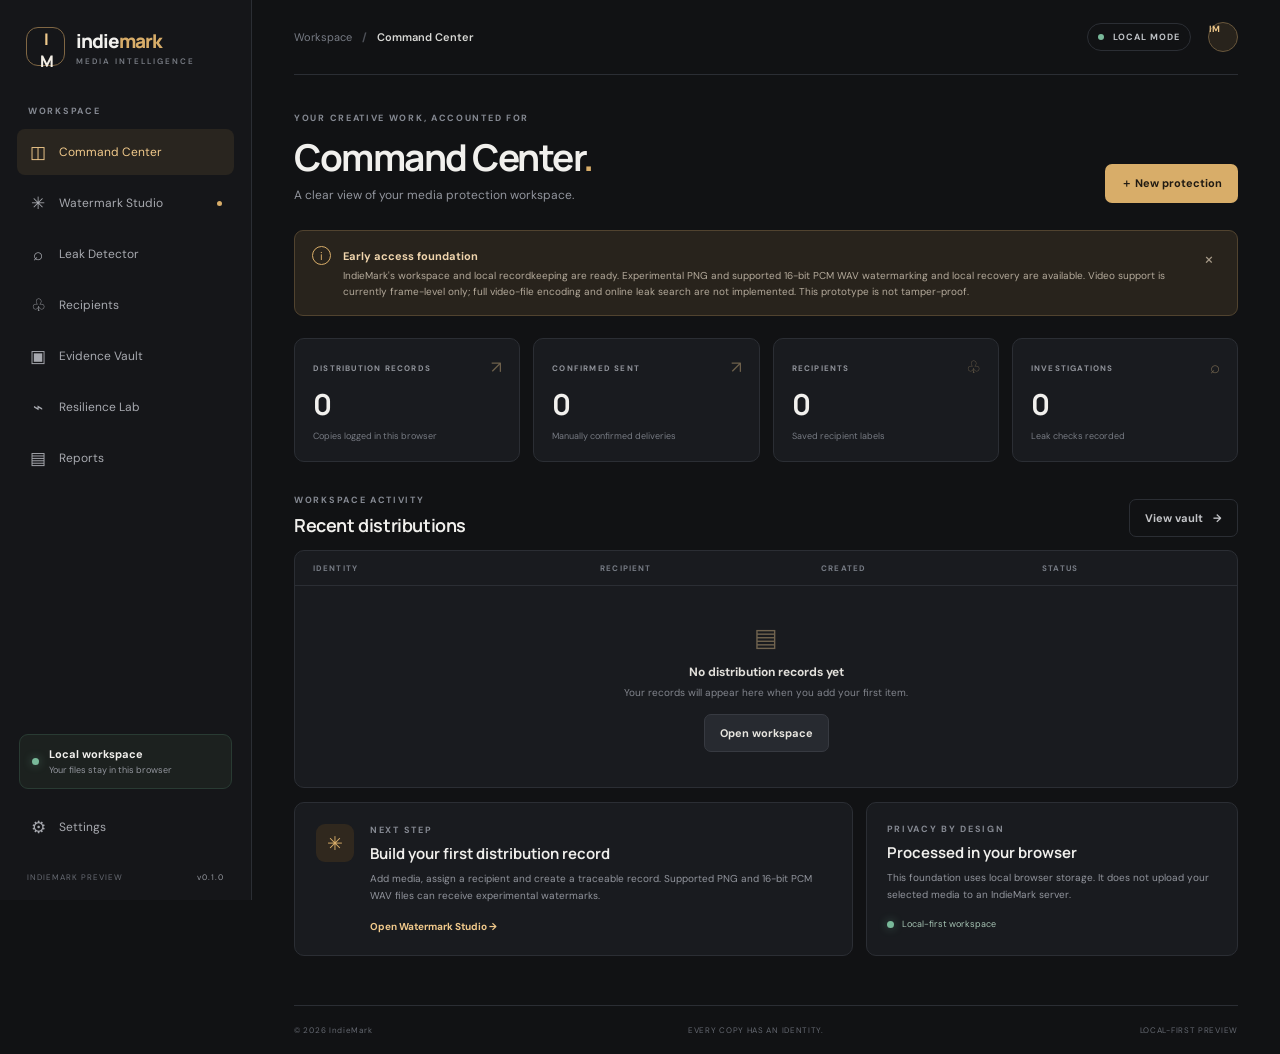
<file: index.html>
<!doctype html>
<html lang="en">
<head>
  <meta charset="utf-8">
  <meta name="viewport" content="width=device-width, initial-scale=1">
  <meta name="theme-color" content="#111214">
  <meta name="description" content="IndieMark — private, browser-based media protection workspace.">

  <title>IndieMark — Every copy has an identity</title>

  <link rel="preconnect" href="https://fonts.googleapis.com">
  <link rel="preconnect" href="https://fonts.gstatic.com" crossorigin>

  <link href="https://fonts.googleapis.com/css2?family=DM+Sans:wght@400;500;600;700&family=Manrope:wght@400;500;600;700;800&display=swap" rel="stylesheet">

  <link rel="icon" type="image/svg+xml" href="assets/icons/indie-mark.svg">
  <link rel="stylesheet" href="styles.css">
</head>

<body>
  <div class="app-shell">

    <aside class="sidebar" id="sidebar">

      <a class="brand" href="#" data-page="dashboard" aria-label="IndieMark home">
        <span class="brand-mark">I<span>M</span></span>
        <span class="brand-name">
          indie<span>mark</span>
          <small>MEDIA INTELLIGENCE</small>
        </span>
      </a>

      <div class="workspace-label">WORKSPACE</div>

      <nav class="nav">
        <button class="nav-item active" data-page="dashboard">
          <span class="nav-icon">◫</span> Command Center
        </button>

        <button class="nav-item" data-page="studio">
          <span class="nav-icon">✳</span> Watermark Studio
          <i class="nav-dot"></i>
        </button>

        <button class="nav-item" data-page="detector">
          <span class="nav-icon">⌕</span> Leak Detector
        </button>

        <button class="nav-item" data-page="recipients">
          <span class="nav-icon">♧</span> Recipients
        </button>

        <button class="nav-item" data-page="vault">
          <span class="nav-icon">▣</span> Evidence Vault
        </button>

        <button class="nav-item" data-page="lab">
          <span class="nav-icon">⌁</span> Resilience Lab
        </button>

        <button class="nav-item" data-page="reports">
          <span class="nav-icon">▤</span> Reports
        </button>
      </nav>

      <div class="sidebar-bottom">

        <div class="local-card">
          <span class="pulse"></span>
          <div>
            <b>Local workspace</b>
            <small>Your files stay in this browser</small>
          </div>
        </div>

        <button class="nav-item" data-page="settings">
          <span class="nav-icon">⚙</span> Settings
        </button>

        <div class="sidebar-foot">
          INDIEMARK PREVIEW <span>v0.1.0</span>
        </div>

      </div>
    </aside>


    <main class="main">

      <header class="topbar">

        <button class="mobile-menu" id="mobileMenu" aria-label="Open navigation">
          ☰
        </button>

        <div class="crumb">
          <span>Workspace</span>
          <b>/</b>
          <strong id="pageCrumb">Command Center</strong>
        </div>

        <div class="top-actions">
          <span class="secure-pill">
            <i></i> LOCAL MODE
          </span>

          <span class="avatar" aria-label="Local profile">IM</span>
        </div>

      </header>


      <!-- COMMAND CENTER -->

      <section class="page active" id="page-dashboard">

        <div class="page-heading">

          <div>
            <div class="eyebrow">YOUR CREATIVE WORK, ACCOUNTED FOR</div>

            <h1>Command Center<span>.</span></h1>

            <p class="subheading">
              A clear view of your media protection workspace.
            </p>
          </div>

          <button class="button primary" data-go="studio">
            ＋ New protection
          </button>

        </div>


        <div class="notice">

          <span class="notice-icon">i</span>

          <div>
            <b>Early access foundation</b>

            <p>
              IndieMark's workspace and local recordkeeping are ready.
              Experimental PNG and supported 16-bit PCM WAV watermarking and local recovery are available. Video support is currently frame-level only; full video-file encoding and online leak search are not implemented. This prototype is not tamper-proof.
            </p>
          </div>

          <button class="notice-close" id="dismissNotice" aria-label="Dismiss">
            ×
          </button>

        </div>


        <div class="stats-grid">

          <article class="stat-card">
            <span class="stat-label">DISTRIBUTION RECORDS</span>
            <strong id="statRecords">0</strong>
            <small>Copies logged in this browser</small>
            <span class="stat-symbol">↗</span>
          </article>

          <article class="stat-card">
            <span class="stat-label">CONFIRMED SENT</span>
            <strong id="statSent">0</strong>
            <small>Manually confirmed deliveries</small>
            <span class="stat-symbol">↗</span>
          </article>

          <article class="stat-card">
            <span class="stat-label">RECIPIENTS</span>
            <strong id="statRecipients">0</strong>
            <small>Saved recipient labels</small>
            <span class="stat-symbol">♧</span>
          </article>

          <article class="stat-card">
            <span class="stat-label">INVESTIGATIONS</span>
            <strong id="statCases">0</strong>
            <small>Leak checks recorded</small>
            <span class="stat-symbol">⌕</span>
          </article>

        </div>


        <div class="section-row">

          <div>
            <div class="eyebrow">WORKSPACE ACTIVITY</div>
            <h2>Recent distributions</h2>
          </div>

          <button class="button ghost" data-go="vault">
            View vault <span>→</span>
          </button>

        </div>


        <div class="panel table-panel">

          <div class="table-head">
            <span>IDENTITY</span>
            <span>RECIPIENT</span>
            <span>CREATED</span>
            <span>STATUS</span>
          </div>

          <div id="recentRows" class="empty-state">

            <div class="empty-icon">▤</div>

            <b>No distribution records yet</b>

            <p>
              Your records will appear here when you add your first item.
            </p>

            <button class="button secondary" data-go="studio">
              Open workspace
            </button>

          </div>

        </div>


        <div class="bottom-grid">

          <article class="panel feature-panel">

            <div class="feature-icon">✳</div>

            <div>
              <div class="eyebrow">NEXT STEP</div>

              <h3>Build your first distribution record</h3>

              <p>
                Add media, assign a recipient and create a traceable record. Supported PNG and 16-bit PCM WAV files can receive experimental watermarks.
              </p>

              <button class="text-button" data-go="studio">
                Open Watermark Studio →
              </button>
            </div>

          </article>


          <article class="panel privacy-panel">

            <div class="eyebrow">PRIVACY BY DESIGN</div>

            <h3>Processed in your browser</h3>

            <p>
              This foundation uses local browser storage. It does not upload
              your selected media to an IndieMark server.
            </p>

            <div class="privacy-line">
              <span class="pulse"></span>
              Local-first workspace
            </div>

          </article>

        </div>

      </section>


      <!-- WATERMARK STUDIO -->

      <section class="page" id="page-studio">

        <div class="page-heading">

          <div>
            <div class="eyebrow">CREATE A TRACEABLE DISTRIBUTION</div>

            <h1>Watermark Studio<span>.</span></h1>

            <p class="subheading">
              Add your media, complete its details, choose a recipient, then create and download the protected copy.
            </p>
          </div>

          <span class="status-chip pending">IMAGE ENGINE · EXPERIMENTAL</span>

        </div>


        <div class="two-col">

          <div class="panel form-panel">

            <div class="panel-title">
              <span class="step">01</span>

              <div>
                <h3>Import your media</h3>
                <p>
                  Choose a file from your device. It stays in this browser
                  session.
                </p>
              </div>
            </div>


            <label class="dropzone" for="mediaInput" id="dropzone">

              <input
                type="file"
                id="mediaInput"
                accept="image/jpeg,image/png,image/webp,audio/*,video/*"
              >

              <span class="upload-icon">↑</span>

              <b>
                Drop a file here or <u>browse files</u>
              </b>

              <small>
                Images, audio and video · Browser-supported formats
              </small>

              <div id="fileInfo" class="file-info"></div>

            </label>


            <div class="field">
              <label for="assetName">Asset / project name</label>

              <input
                id="assetName"
                placeholder="e.g. Summer campaign — hero image"
              >
            </div>


            <div class="field">
              <label for="recipientSelect">Recipient</label>

              <select id="recipientSelect">
                <option value="">Choose a saved recipient</option>
              </select>
              <div class="quick-recipient">
                <input id="quickRecipientName" type="text" maxlength="80" placeholder="Or add a recipient name here">
                <button class="button secondary" type="button" id="quickRecipientAdd">＋ Add</button>
              </div>
              <small class="field-hint">Add and select a recipient here — no need to leave this page.</small>
            </div>


            <div class="field">
              <label for="customLabel">
                Optional distribution label
              </label>

              <input
                id="customLabel"
                maxlength="60"
                placeholder="e.g. Client preview · Round 1"
              >
            </div>


            <button class="button primary full" id="createRecord" disabled>
              Create record & continue <span>→</span>
            </button>


            <p class="fine-print">
              PNG images and supported 16-bit PCM WAV files can receive experimental watermarks. Other media is recorded without embedding. Your source file is never overwritten.
            </p>

          </div>


          <div class="panel preview-panel">

            <div class="panel-title">
              <span class="step">02</span>

              <div>
                <h3>Media preview</h3>
                <p>Review the selected source asset.</p>
              </div>
            </div>


            <div class="preview-stage" id="previewStage">

              <div class="preview-empty">
                <span>◈</span>
                <b>Your media preview</b>
                <small>Select a file to see it here</small>
              </div>

            </div>


            <div class="preview-meta">
              <span>FILE HASH</span>
              <b id="previewHash">Not calculated</b>
            </div>


            <div class="engine-note">
              <span>✧</span>

              <div>
                <b>Experimental PNG watermark engine</b>

                <p>
                  PNG export embeds a recoverable prototype ID. Resizing,
                  cropping, screenshots or lossy compression may destroy it.
                </p>
              </div>
            </div>

          </div>

        </div>

      </section>


      <!-- LEAK DETECTOR -->

      <section class="page" id="page-detector">

        <div class="page-heading">

          <div>
            <div class="eyebrow">VERIFY A SUSPECTED COPY</div>

            <h1>Leak Detector<span>.</span></h1>

            <p class="subheading">
              Try to recover an experimental image watermark, then compare exact file hashes.
            </p>
          </div>

        </div>


        <div class="panel detector-panel">

          <div class="detector-intro">

            <div class="detector-mark">⌕</div>

            <div>
              <h3>Inspect a suspected media file</h3>

              <p>
                Choose a file to calculate its SHA-256 fingerprint and compare
                it with hashes in your local vault.
              </p>
            </div>

          </div>


          <label class="dropzone compact" for="suspectInput">

            <input
              type="file"
              id="suspectInput"
              accept="image/*,audio/*,video/*"
            >

            <span class="upload-icon">↑</span>

            <b>Choose suspected file</b>

            <small>
              Analysis is performed locally in your browser
            </small>

          </label>


          <div id="detectorResult" class="result-box hidden"></div>


          <button class="button primary" id="analyzeSuspect" disabled>
            Analyze file <span>→</span>
          </button>


          <p class="fine-print">
            A recovered ID links to a local distribution record; it does not prove who shared the file. Exact hashes only match identical files. Online searching is not available.
          </p>

        </div>

      </section>


      <!-- RECIPIENTS -->

      <section class="page" id="page-recipients">

        <div class="page-heading">

          <div>
            <div class="eyebrow">PEOPLE & PROJECTS</div>

            <h1>Recipients<span>.</span></h1>

            <p class="subheading">
              Keep recipient labels organized alongside your distribution
              history.
            </p>
          </div>

        </div>


        <div class="panel form-panel narrow">

          <h3>Add a recipient</h3>

          <div class="field">
            <label for="recipientName">Name or label</label>

            <input
              id="recipientName"
              placeholder="Client, studio or collaborator"
            >
          </div>


          <div class="field">
            <label for="recipientNote">Notes (optional)</label>

            <input
              id="recipientNote"
              placeholder="Project or contact context"
            >
          </div>


          <button class="button primary" id="addRecipient">
            ＋ Add recipient
          </button>

        </div>


        <div class="section-row">
          <div>
            <div class="eyebrow">SAVED CONTACTS</div>
            <h2>Recipient register</h2>
          </div>
        </div>


        <div id="recipientList" class="recipient-grid"></div>

      </section>


      <!-- EVIDENCE VAULT -->

      <section class="page" id="page-vault">

        <div class="page-heading">

          <div>
            <div class="eyebrow">YOUR LOCAL RECORDS</div>

            <h1>Evidence Vault<span>.</span></h1>

            <p class="subheading">
              Distribution metadata and file fingerprints saved on this device.
            </p>
          </div>

          <button class="button secondary" id="exportBackup">
            Export backup ↓
          </button>

        </div>


        <div class="vault-banner">

          <span>▣</span>

          <div>
            <b>Local records & protected copies</b>

            <p>
              IndieMark stores distribution details, file hashes and generated
              watermarked copies in this browser. Original source files are not
              retained. Browser storage can be cleared by your device or browser.
            </p>
          </div>

        </div>


        <div class="panel next-step-panel">
          <div>
            <div class="eyebrow">NEXT PROCESS</div>
            <h3>Verify your downloaded copy</h3>
            <p>After creating a watermarked PNG or supported WAV, open Leak Detector and select that downloaded IndieMark file to check recovery.</p>
          </div>
          <button class="button primary" type="button" data-go="detector">Open Leak Detector →</button>
        </div>

        <div class="panel saved-files-panel">
          <div class="eyebrow">PROTECTED FILES</div>
          <h3>Download your watermarked copies</h3>
          <p>Protected files are kept in this browser on this device. Tap Download whenever you need a copy.</p>
          <div id="protectedFiles" class="protected-files-list">
            <p class="fine-print">No protected files saved yet.</p>
          </div>
        </div>

        <div class="panel table-panel">

          <div class="table-head vault-head">
            <span>DISTRIBUTION ID</span>
            <span>ASSET</span>
            <span>RECIPIENT</span>
            <span>CREATED</span>
            <span>STATUS</span>
            <span></span>
          </div>

          <div id="vaultRows" class="empty-state">

            <div class="empty-icon">▤</div>

            <b>Your vault is empty</b>

            <p>
              Create a distribution record in Watermark Studio.
            </p>

          </div>

        </div>

      </section>


      <!-- RESILIENCE LAB -->
      <section class="page" id="page-lab">
        <div class="page-heading">
          <div><div class="eyebrow">MEASURE, DON'T GUESS</div><h1>Resilience Lab<span>.</span></h1><p class="subheading">Run real recovery checks after common image transformations.</p></div>
          <span class="status-chip" id="labStatus">READY FOR TESTING</span>
        </div>
        <div class="panel lab-upload-panel">
          <div class="lab-upload-copy"><div class="eyebrow">TEST INPUT</div><h3>Choose a watermarked PNG</h3><p>Use the PNG downloaded from Watermark Studio. The lab checks the original first, then creates transformed copies locally in your browser.</p></div>
          <label class="button secondary lab-file-button" for="labInput">Choose PNG</label>
          <input id="labInput" type="file" accept="image/png,.png" hidden>
          <div class="lab-file-meta" id="labFileMeta">No test image selected</div>
          <div class="lab-baseline" id="labBaseline">Baseline check has not run.</div>
          <button class="button primary" id="runLab" disabled>Run resilience tests <span>→</span></button>
        </div>
        <div class="lab-results-head"><div><div class="eyebrow">MEASURED OUTCOMES</div><h2>Transformation results</h2></div><span class="fine-print" id="labSummary">No tests run yet</span></div>
        <div class="lab-results" id="labResults"><div class="panel lab-empty"><div class="lab-symbol">⌁</div><b>Your test results will appear here</b><p>Select a watermarked PNG to begin. Every result comes from an actual extraction attempt.</p></div></div>
        <div class="panel lab-side lab-disclaimer">
          <div class="eyebrow">HOW TO READ THESE RESULTS</div>
          <div class="legend"><i class="good"></i><div><b>Recovered</b><small>The payload was recovered and its ID matched the baseline ID.</small></div></div>
          <div class="legend"><i class="warn"></i><div><b>Different / incomplete</b><small>A payload was detected, but it did not match the baseline ID.</small></div></div>
          <div class="legend"><i class="bad"></i><div><b>Not recovered</b><small>The extraction engine could not recover a valid payload.</small></div></div>
          <p class="fine-print">These are local prototype tests, not independent forensic validation. Canvas re-rendering is not a real screenshot, and results do not predict how every platform will process an image.</p>
        </div>
      </section>


      <!-- REPORTS -->

      <section class="page" id="page-reports">

        <div class="page-heading">

          <div>
            <div class="eyebrow">DOCUMENT YOUR WORK</div>

            <h1>Reports<span>.</span></h1>

            <p class="subheading">
              Export a portable copy of your local distribution register.
            </p>
          </div>

        </div>


        <div class="panel report-panel">

          <div class="report-icon">▤</div>

          <h3>Distribution register export</h3>

          <p>
            Download your distribution metadata as a JSON backup. It includes
            IDs, recipient labels, timestamps and file hashes where available.
          </p>

          <button class="button primary" id="exportReport">
            Export distribution report ↓
          </button>

          <p class="fine-print">
            This is a technical activity record, not a certified forensic
            report or proof of who published a file.
          </p>

        </div>

      </section>


      <!-- SETTINGS -->

      <section class="page" id="page-settings">

        <div class="page-heading">

          <div>
            <div class="eyebrow">CONTROL YOUR WORKSPACE</div>

            <h1>Settings<span>.</span></h1>

            <p class="subheading">
              Privacy, local data and workspace controls.
            </p>
          </div>

        </div>


        <div class="settings-stack">


          <div class="panel setting-row">

            <div>
              <h3>Local data storage</h3>
              <p>Records are stored in this browser on this device.</p>
            </div>

            <span class="status-chip good">ON DEVICE</span>

          </div>


          <div class="panel setting-row">

            <div>
              <h3>External media uploads</h3>
              <p>
                This foundation does not upload selected media to an
                IndieMark server.
              </p>
            </div>

            <span class="status-chip good">NOT USED</span>

          </div>


          <div class="panel setting-row">

            <div>
              <h3>Export your records</h3>
              <p>
                Create a JSON backup before clearing browser data.
              </p>
            </div>

            <button class="button secondary" id="settingsExport">
              Export backup
            </button>

          </div>


          <div class="panel danger-zone">

            <div>
              <h3>Delete local workspace data</h3>

              <p>
                Permanently remove recipients, distribution records, investigation entries
                and saved protected copies from this browser.
              </p>
            </div>

            <button class="button danger" id="clearData">
              Clear local data
            </button>

          </div>

        </div>


        <div class="legal-links">

          <b>LEGAL & PRIVACY FRAMEWORK</b>
          <p><a href="legal/privacy-policy.html">Privacy Policy</a> · <a href="legal/terms.html">Terms of Use</a> · <a href="legal/copyright.html">Copyright & Ownership</a> · <a href="legal/security.html">Security Disclosure</a></p>
          <small>These starter policies are informational templates, not legal advice. Review them before public production use.</small>

        </div>

      </section>


      <footer class="footer">

        <span>© 2026 IndieMark</span>

        <span>EVERY COPY HAS AN IDENTITY.</span>

        <span>LOCAL-FIRST PREVIEW</span>

      </footer>

    </main>

  </div>


  <div class="toast" id="toast" role="status"></div>

  <script src="engines/watermark-core.js"></script>
  <script src="engines/image-engine.js"></script>
  <script src="engines/audio-engine.js"></script>
  <script src="engines/video-engine.js"></script>
  <script src="modules/database.js"></script>
  <script src="modules/fingerprint.js"></script>
  <script src="modules/distribution.js"></script>
  <script src="modules/recipients.js"></script>
  <script src="modules/leak-detector.js"></script>
  <script src="modules/resilience-lab.js"></script>
  <script src="modules/evidence-vault.js"></script>
  <script src="modules/backup.js"></script>
  <script src="modules/report-generator.js"></script>
  <script src="modules/worker-bridge.js"></script>
  <script src="app.js"></script>

</body>
</html>
</file>
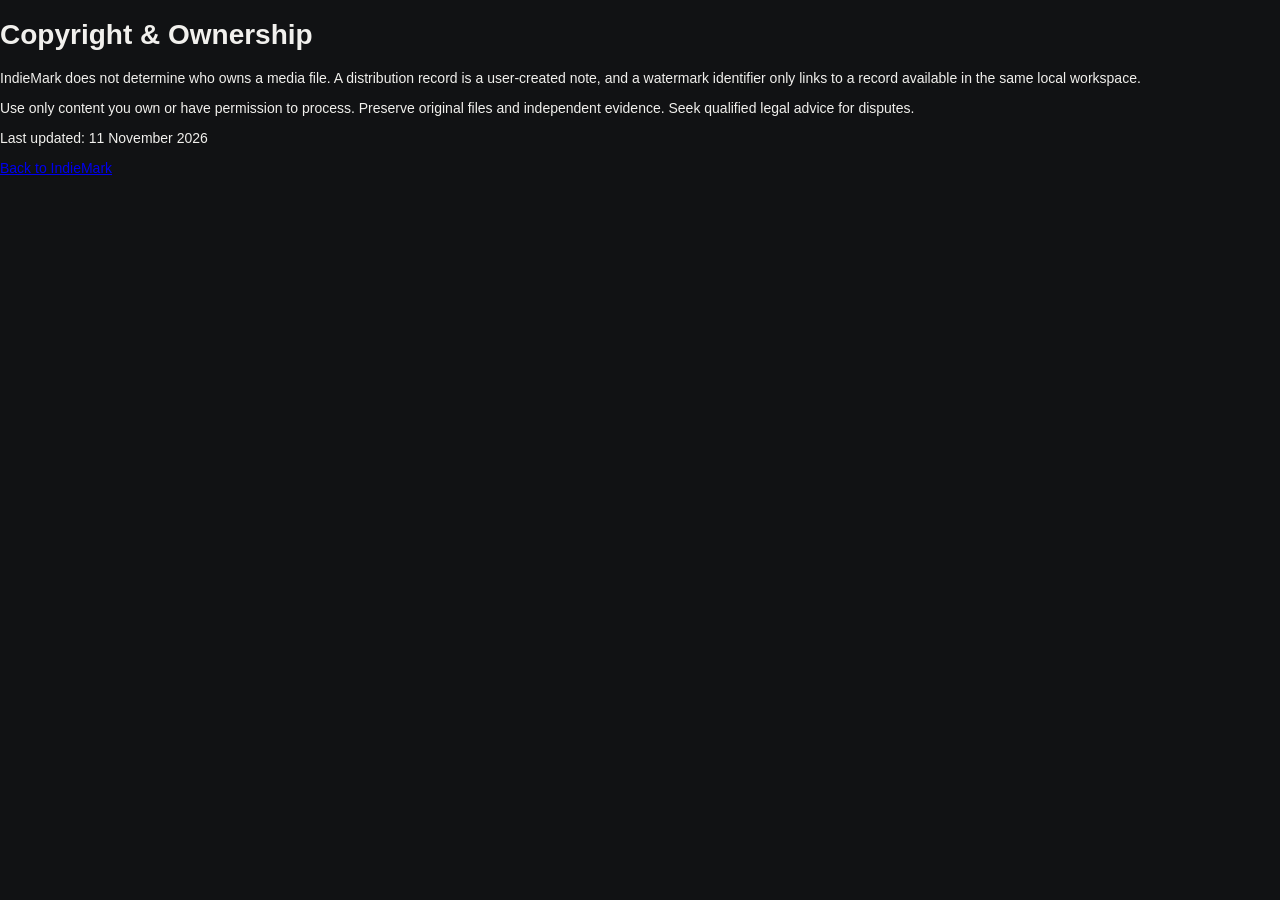
<file: legal/copyright.html>
<!doctype html><html lang="en"><meta charset="utf-8"><meta name="viewport" content="width=device-width,initial-scale=1"><title>Copyright — IndieMark</title><link rel="stylesheet" href="../styles.css"><main class="legal-page"><h1>Copyright & Ownership</h1><p>IndieMark does not determine who owns a media file. A distribution record is a user-created note, and a watermark identifier only links to a record available in the same local workspace.</p><p>Use only content you own or have permission to process. Preserve original files and independent evidence. Seek qualified legal advice for disputes.</p><p>Last updated: 11 November 2026</p><a href="../index.html">Back to IndieMark</a></main></html>
</file>
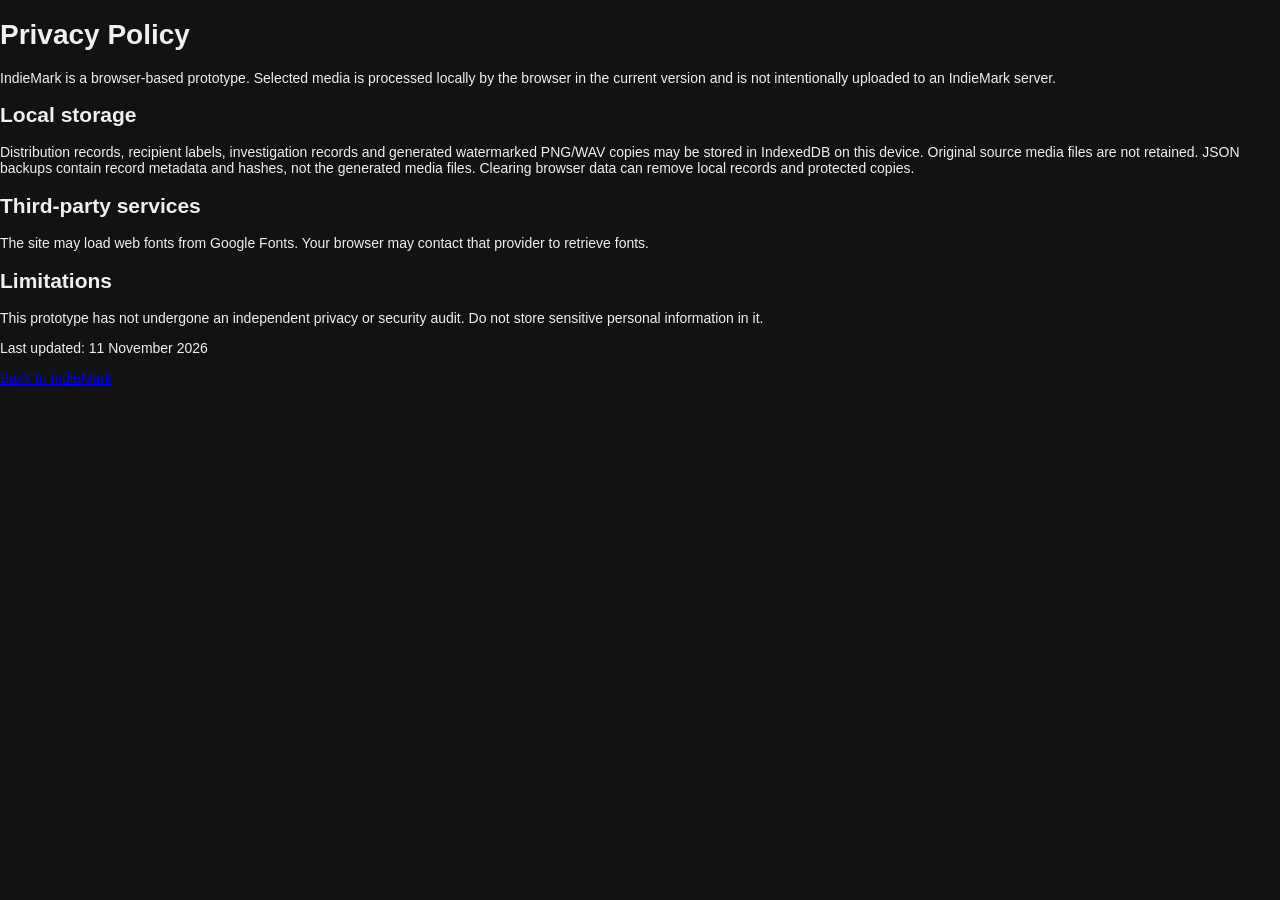
<file: legal/privacy-policy.html>
<!doctype html><html lang="en"><meta charset="utf-8"><meta name="viewport" content="width=device-width,initial-scale=1"><title>Privacy Policy — IndieMark</title><link rel="stylesheet" href="../styles.css"><main class="legal-page"><h1>Privacy Policy</h1><p>IndieMark is a browser-based prototype. Selected media is processed locally by the browser in the current version and is not intentionally uploaded to an IndieMark server.</p><h2>Local storage</h2><p>Distribution records, recipient labels, investigation records and generated watermarked PNG/WAV copies may be stored in IndexedDB on this device. Original source media files are not retained. JSON backups contain record metadata and hashes, not the generated media files. Clearing browser data can remove local records and protected copies.</p><h2>Third-party services</h2><p>The site may load web fonts from Google Fonts. Your browser may contact that provider to retrieve fonts.</p><h2>Limitations</h2><p>This prototype has not undergone an independent privacy or security audit. Do not store sensitive personal information in it.</p><p>Last updated: 11 November 2026</p><a href="../index.html">Back to IndieMark</a></main></html>
</file>
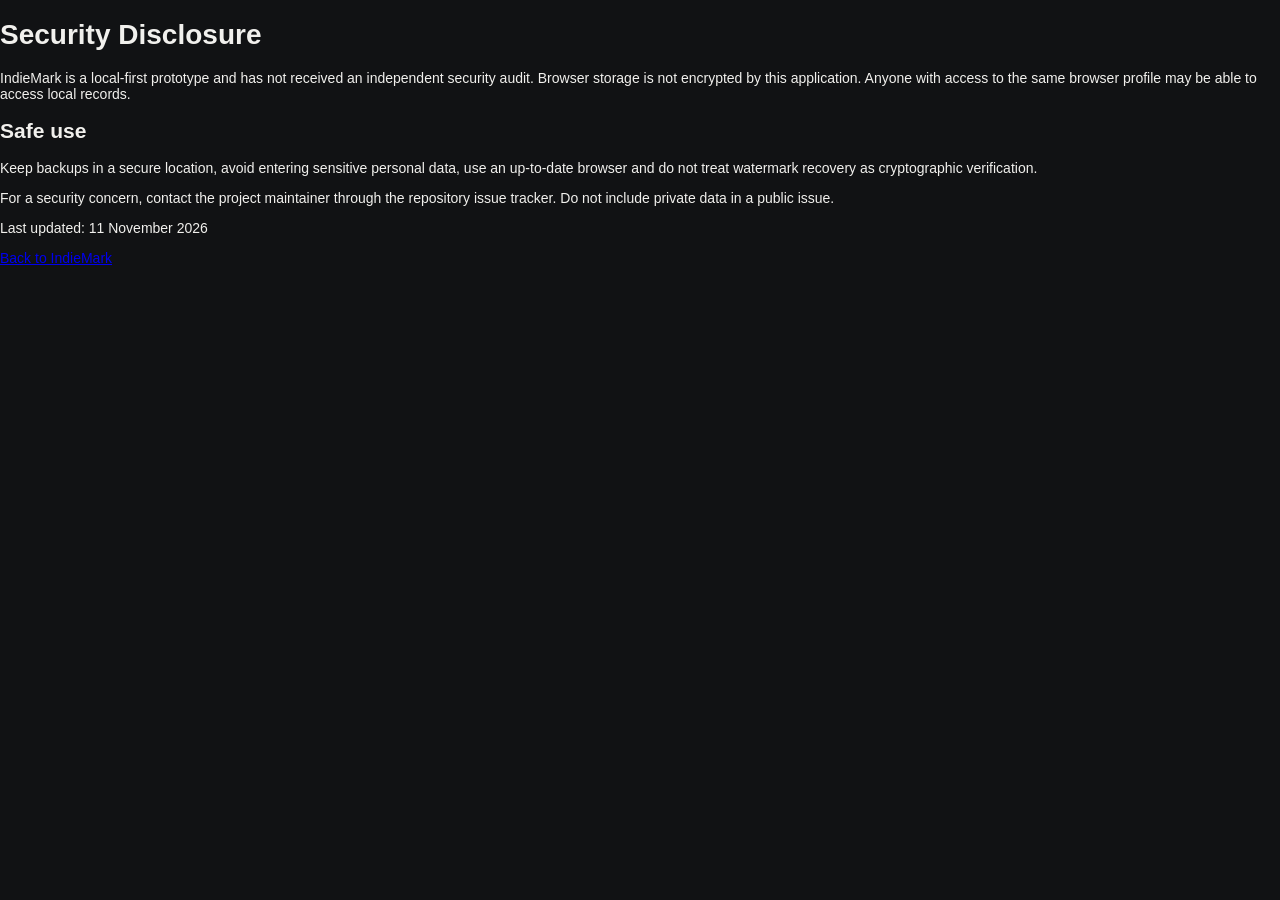
<file: legal/security.html>
<!doctype html><html lang="en"><meta charset="utf-8"><meta name="viewport" content="width=device-width,initial-scale=1"><title>Security — IndieMark</title><link rel="stylesheet" href="../styles.css"><main class="legal-page"><h1>Security Disclosure</h1><p>IndieMark is a local-first prototype and has not received an independent security audit. Browser storage is not encrypted by this application. Anyone with access to the same browser profile may be able to access local records.</p><h2>Safe use</h2><p>Keep backups in a secure location, avoid entering sensitive personal data, use an up-to-date browser and do not treat watermark recovery as cryptographic verification.</p><p>For a security concern, contact the project maintainer through the repository issue tracker. Do not include private data in a public issue.</p><p>Last updated: 11 November 2026</p><a href="../index.html">Back to IndieMark</a></main></html>
</file>
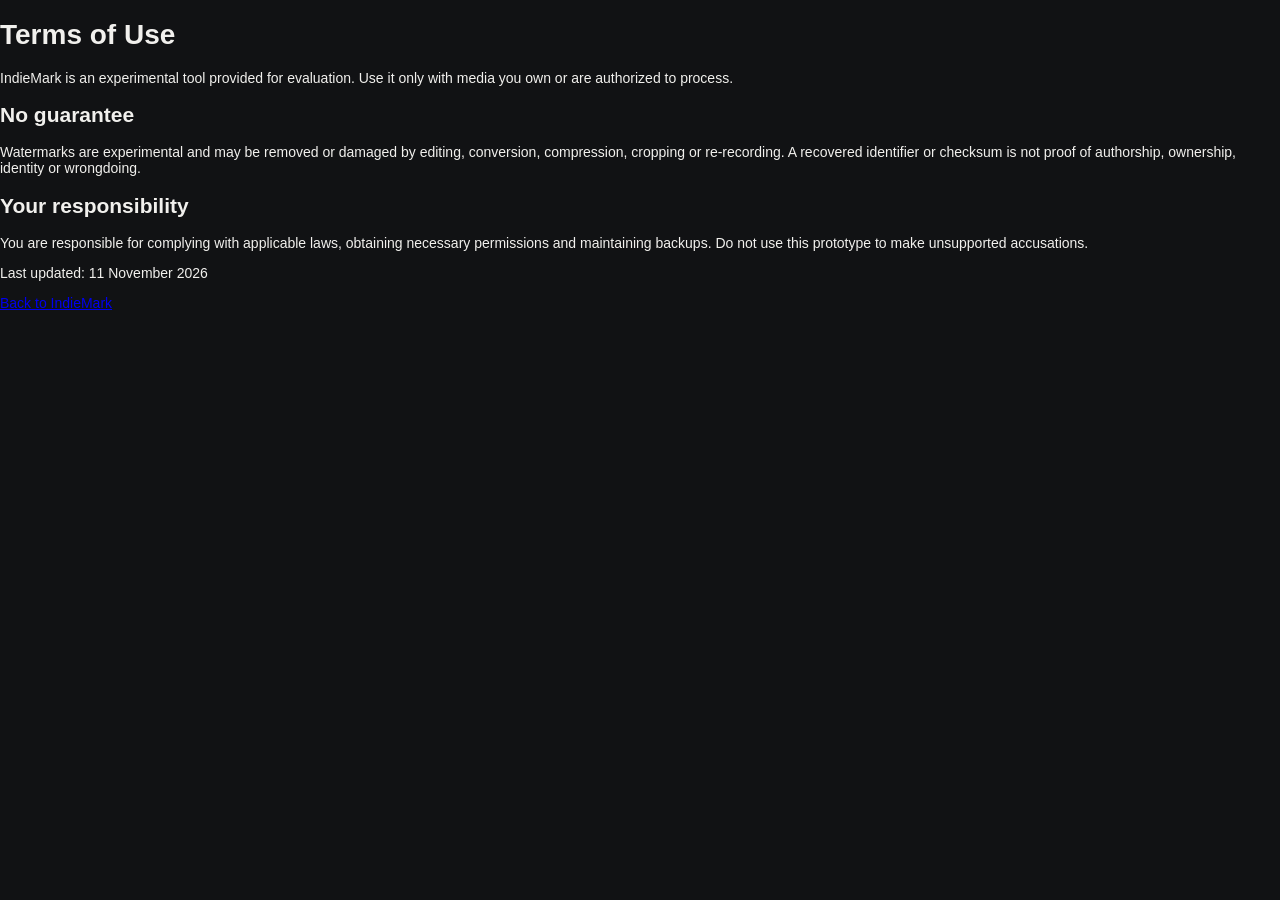
<file: legal/terms.html>
<!doctype html><html lang="en"><meta charset="utf-8"><meta name="viewport" content="width=device-width,initial-scale=1"><title>Terms — IndieMark</title><link rel="stylesheet" href="../styles.css"><main class="legal-page"><h1>Terms of Use</h1><p>IndieMark is an experimental tool provided for evaluation. Use it only with media you own or are authorized to process.</p><h2>No guarantee</h2><p>Watermarks are experimental and may be removed or damaged by editing, conversion, compression, cropping or re-recording. A recovered identifier or checksum is not proof of authorship, ownership, identity or wrongdoing.</p><h2>Your responsibility</h2><p>You are responsible for complying with applicable laws, obtaining necessary permissions and maintaining backups. Do not use this prototype to make unsupported accusations.</p><p>Last updated: 11 November 2026</p><a href="../index.html">Back to IndieMark</a></main></html>
</file>
<file: styles.css>
:root {
  --bg: #111214;
  --panel: #191b1f;
  --panel2: #202329;
  --line: #2b2e34;
  --text: #f1f0ed;
  --muted: #92959d;
  --gold: #d8ad69;
  --gold2: #f0c98b;
  --green: #79b99a;
  --red: #d98282;
  --font: 'DM Sans', sans-serif;
  --display: 'Manrope', sans-serif;
}

* {
  box-sizing: border-box;
}

body {
  margin: 0;
  background: var(--bg);
  color: var(--text);
  font-family: var(--font);
  font-size: 14px;
}

button,
input,
select {
  font: inherit;
}

button {
  cursor: pointer;
}

.app-shell {
  min-height: 100vh;
}

.sidebar {
  width: 252px;
  position: fixed;
  inset: 0 auto 0 0;
  background: #151619;
  border-right: 1px solid var(--line);
  padding: 27px 17px 18px;
  display: flex;
  flex-direction: column;
  z-index: 5;
}

.brand {
  display: flex;
  align-items: center;
  gap: 11px;
  text-decoration: none;
  color: var(--text);
  padding: 0 9px 39px;
}

.brand-mark {
  width: 39px;
  height: 39px;
  border: 1px solid #806744;
  border-radius: 12px;
  display: grid;
  place-items: center;
  color: var(--gold2);
  font-family: var(--display);
  font-weight: 800;
  font-size: 16px;
  letter-spacing: -2px;
}

.brand-mark span {
  color: #f3eee5;
}

.brand-name {
  font: 800 19px var(--display);
  letter-spacing: -1px;
}

.brand-name > span {
  color: var(--gold);
}

.brand-name small {
  display: block;
  font: 600 8px var(--font);
  letter-spacing: 2px;
  color: #777b83;
  margin-top: 2px;
}

.workspace-label,
.eyebrow {
  font-size: 9px;
  font-weight: 700;
  letter-spacing: 1.7px;
  color: #858992;
}

.workspace-label {
  padding: 0 11px 12px;
}

.nav {
  display: grid;
  gap: 5px;
}

.nav-item {
  border: 0;
  background: transparent;
  color: #a7a9af;
  text-align: left;
  padding: 12px;
  border-radius: 8px;
  display: flex;
  align-items: center;
  gap: 12px;
  font-size: 12px;
  transition: .2s;
  width: 100%;
}

.nav-item:hover {
  background: #202227;
  color: #fff;
}

.nav-item.active {
  background: #29251f;
  color: var(--gold2);
}

.nav-icon {
  width: 18px;
  text-align: center;
  font-size: 17px;
  color: inherit;
}

.nav-dot {
  width: 5px;
  height: 5px;
  border-radius: 50%;
  background: var(--gold);
  margin-left: auto;
}

.sidebar-bottom {
  margin-top: auto;
}

.local-card {
  display: flex;
  gap: 10px;
  align-items: center;
  background: #1c211f;
  border: 1px solid #293b33;
  padding: 12px;
  border-radius: 9px;
  margin: 0 2px 15px;
}

.local-card b,
.local-card small {
  display: block;
}

.local-card b {
  font-size: 11px;
}

.local-card small {
  font-size: 9px;
  color: var(--muted);
  margin-top: 3px;
}

.pulse {
  width: 7px;
  height: 7px;
  background: var(--green);
  border-radius: 50%;
  box-shadow: 0 0 10px #79b99a77;
  flex: none;
}

.sidebar-foot {
  font-size: 8px;
  letter-spacing: 1px;
  color: #686c74;
  padding: 22px 10px 0;
}

.sidebar-foot span {
  float: right;
  color: #9699a0;
}

.main {
  margin-left: 252px;
  min-height: 100vh;
  padding: 0 42px;
  max-width: 1800px;
}

.topbar {
  height: 75px;
  border-bottom: 1px solid var(--line);
  display: flex;
  align-items: center;
  justify-content: space-between;
}

.crumb {
  display: flex;
  gap: 10px;
  align-items: center;
  font-size: 11px;
  color: #777b84;
}

.crumb b {
  color: #4e5158;
}

.crumb strong {
  font-weight: 600;
  color: #d8d8d5;
}

.top-actions {
  display: flex;
  align-items: center;
  gap: 17px;
}

.secure-pill,
.status-chip {
  font-size: 9px;
  letter-spacing: 1px;
  font-weight: 700;
  padding: 7px 10px;
  border: 1px solid var(--line);
  border-radius: 30px;
  color: #bfc2c6;
}

.secure-pill i {
  display: inline-block;
  width: 6px;
  height: 6px;
  border-radius: 50%;
  background: var(--green);
  margin-right: 6px;
}

.avatar {
  width: 30px;
  height: 30px;
  border-radius: 50%;
  border: 1px solid #69573c;
  background: #28231c;
  color: var(--gold2);
  font-size: 9px;
  font-weight: 700;
}

.mobile-menu {
  display: none;
  background: none;
  border: 0;
  color: white;
}

.page {
  display: none;
  padding: 37px 0 24px;
  animation: fade .25s ease;
}

.page.active {
  display: block;
}

@keyframes fade {
  from {
    opacity: .5;
    transform: translateY(4px);
  }
  to {
    opacity: 1;
    transform: none;
  }
}

.page-heading {
  display: flex;
  justify-content: space-between;
  align-items: flex-end;
  gap: 20px;
  margin-bottom: 27px;
}

.page-heading h1 {
  font: 700 clamp(27px, 3vw, 37px) var(--display);
  letter-spacing: -1.5px;
  margin: 8px 0 5px;
}

.page-heading h1 span {
  color: var(--gold);
}

.subheading {
  color: var(--muted);
  margin: 0;
  font-size: 12px;
}

.button {
  border: 1px solid transparent;
  border-radius: 7px;
  padding: 11px 15px;
  font-size: 11px;
  font-weight: 700;
  display: inline-flex;
  align-items: center;
  justify-content: center;
  gap: 10px;
  transition: .2s;
}

.button.primary {
  background: var(--gold);
  color: #211b13;
}

.button.primary:hover {
  background: var(--gold2);
  transform: translateY(-1px);
}

.button.primary:disabled {
  opacity: .4;
  cursor: not-allowed;
  transform: none;
}

.button.secondary {
  background: #272a30;
  color: #e7e5df;
  border-color: #373a41;
}

.button.ghost {
  background: transparent;
  color: #c4c5c8;
  border-color: var(--line);
}

.button.danger {
  background: #3b2325;
  color: #e8a2a2;
  border-color: #603639;
}

.button.full {
  width: 100%;
  margin-top: 8px;
}

.notice {
  display: flex;
  align-items: flex-start;
  gap: 12px;
  padding: 15px 17px;
  border: 1px solid #51432f;
  background: #28231c;
  border-radius: 9px;
  margin-bottom: 22px;
}

.notice-icon {
  width: 19px;
  height: 19px;
  border: 1px solid var(--gold);
  border-radius: 50%;
  display: grid;
  place-items: center;
  color: var(--gold);
  font-size: 11px;
  flex: none;
}

.notice b {
  font-size: 11px;
  color: #f0d5ad;
}

.notice p {
  margin: 4px 0 0;
  color: #b4aa9b;
  font-size: 10px;
  line-height: 1.6;
}

.notice-close {
  margin-left: auto;
  background: none;
  border: 0;
  color: #a69a88;
  font-size: 18px;
}

.stats-grid {
  display: grid;
  grid-template-columns: repeat(4, 1fr);
  gap: 13px;
}

.stat-card,
.panel {
  background: var(--panel);
  border: 1px solid var(--line);
  border-radius: 10px;
}

.stat-card {
  padding: 18px;
  position: relative;
  min-height: 119px;
}

.stat-label {
  font-size: 8px;
  letter-spacing: 1.2px;
  color: #90939a;
  font-weight: 700;
}

.stat-card strong {
  display: block;
  font: 700 29px var(--display);
  margin: 9px 0 1px;
}

.stat-card small {
  font-size: 9px;
  color: #777b83;
}

.stat-symbol {
  position: absolute;
  right: 17px;
  top: 17px;
  color: #6d604b;
  font-size: 17px;
}

.section-row {
  display: flex;
  justify-content: space-between;
  align-items: flex-end;
  margin: 32px 0 13px;
}

.section-row h2 {
  font: 650 18px var(--display);
  margin: 7px 0 0;
  letter-spacing: -.4px;
}

.table-panel {
  overflow: hidden;
}

.table-head {
  display: grid;
  grid-template-columns: 1.3fr 1fr 1fr .8fr;
  padding: 12px 18px;
  border-bottom: 1px solid var(--line);
  font-size: 8px;
  letter-spacing: 1.1px;
  color: #777c85;
  font-weight: 700;
}

.empty-state {
  text-align: center;
  padding: 35px 15px;
  color: #a5a7ad;
}

.empty-icon {
  font-size: 25px;
  color: #71644f;
  margin-bottom: 10px;
}

.empty-state b {
  display: block;
  font-size: 12px;
  color: #e1dfda;
}

.empty-state p {
  font-size: 10px;
  color: #82858d;
  margin: 6px 0 15px;
}

.bottom-grid {
  display: grid;
  grid-template-columns: 1.5fr 1fr;
  gap: 13px;
  margin-top: 14px;
}

.feature-panel {
  display: flex;
  gap: 16px;
  padding: 21px;
}

.feature-icon {
  width: 38px;
  height: 38px;
  border-radius: 9px;
  background: #30281e;
  color: var(--gold);
  display: grid;
  place-items: center;
  font-size: 19px;
  flex: none;
}

.feature-panel h3,
.privacy-panel h3 {
  font: 650 15px var(--display);
  margin: 7px 0;
}

.feature-panel p,
.privacy-panel p {
  font-size: 10px;
  color: var(--muted);
  line-height: 1.65;
  margin: 0 0 12px;
}

.text-button {
  border: 0;
  background: none;
  padding: 0;
  color: var(--gold2);
  font-size: 10px;
  font-weight: 700;
}

.privacy-panel {
  padding: 20px;
}

.privacy-line {
  display: flex;
  gap: 8px;
  align-items: center;
  font-size: 9px;
  color: #a6c4b4;
  margin-top: 15px;
}

.two-col {
  display: grid;
  grid-template-columns: 1fr 1fr;
  gap: 15px;
}

.form-panel,
.preview-panel,
.detector-panel {
  padding: 22px;
}

.panel-title {
  display: flex;
  gap: 12px;
  align-items: flex-start;
  margin-bottom: 20px;
}

.step {
  width: 26px;
  height: 26px;
  border: 1px solid #66543a;
  border-radius: 7px;
  display: grid;
  place-items: center;
  color: var(--gold);
  font-size: 10px;
  font-weight: 700;
  flex: none;
}

.panel-title h3,
.form-panel h3,
.detector-intro h3,

/* RESILIENCE LAB INTERFACE */
.lab-upload-panel{padding:23px;display:grid;grid-template-columns:minmax(0,1fr) auto;gap:12px 22px;align-items:center;margin-bottom:28px}
.lab-upload-copy h3{margin:7px 0;font:650 19px var(--display)}
.lab-upload-copy p{max-width:720px;color:var(--muted);font-size:11px;line-height:1.7;margin:0}
.lab-file-button{cursor:pointer}
.lab-file-meta,.lab-baseline{color:var(--muted);font-size:10px;overflow-wrap:anywhere}
.lab-baseline{grid-column:1/-1;padding:11px 13px;border:1px solid var(--line);border-radius:7px;background:#1b1d21}
#runLab{justify-self:start}
.lab-results-head{display:flex;justify-content:space-between;align-items:end;gap:15px;margin-bottom:13px}
.lab-results-head h2{font:650 18px var(--display);margin:7px 0 0}
.lab-results{display:grid;grid-template-columns:repeat(2,minmax(0,1fr));gap:11px}
.lab-empty{grid-column:1/-1;padding:30px;text-align:center}
.lab-empty b{display:block;margin-top:10px}
.lab-empty p{color:var(--muted);font-size:11px}
.lab-result-card{padding:16px;min-width:0}
.lab-result-top{display:flex;justify-content:space-between;gap:12px;align-items:start}
.lab-result-top b,.lab-result-top small{display:block}
.lab-result-top b{font-size:12px}
.lab-result-top small{color:var(--muted);font-size:9px;margin-top:4px}
.lab-result-status{flex:none;font-size:8px;font-weight:800;letter-spacing:.8px}
.lab-result-status.good{color:var(--green)}
.lab-result-status.warn{color:#d7b276}
.lab-result-status.bad{color:#d98787}
.lab-result-card p{color:var(--muted);font-size:10px;line-height:1.6;margin:13px 0 0;overflow-wrap:anywhere}
.lab-disclaimer{margin-top:18px;padding:20px}
.lab-disclaimer .legend{margin-top:17px}
.lab-disclaimer>.fine-print{margin-top:20px;line-height:1.7}

.lab-main h3,
.lab-side h3,
.report-panel h3 {
  font: 650 15px var(--display);
  margin: 1px 0 5px;
}

.panel-title p,
.detector-intro p {
  font-size: 10px;
  color: var(--muted);
  margin: 0;
  line-height: 1.5;
}

.dropzone {
  border: 1px dashed #55504a;
  border-radius: 9px;
  min-height: 142px;
  display: flex;
  flex-direction: column;
  align-items: center;
  justify-content: center;
  gap: 8px;
  background: #17191c;
  cursor: pointer;
  text-align: center;
  padding: 15px;
  transition: .2s;
}

.dropzone:hover,
.dropzone.dragover {
  border-color: var(--gold);
  background: #211f1b;
}

.dropzone input {
  display: none;
}

.upload-icon {
  width: 28px;
  height: 28px;
  border-radius: 8px;
  background: #30281e;
  color: var(--gold);
  display: grid;
  place-items: center;
  font-size: 17px;
}

.dropzone b {
  font-size: 10px;
  color: #dedbd5;
}

.dropzone u {
  color: var(--gold2);
  text-underline-offset: 3px;
}

.dropzone small {
  font-size: 9px;
  color: #777b83;
}

.file-info {
  font-size: 9px;
  color: var(--green);
  max-width: 100%;
  overflow-wrap: anywhere;
}

.field {
  margin-top: 15px;
}

.field label {
  display: block;
  font-size: 9px;
  color: #b9bbc0;
  font-weight: 600;
  margin-bottom: 7px;
}

.field input,
.field select {
  width: 100%;
  background: #131518;
  border: 1px solid #34373e;
  border-radius: 6px;
  color: #e9e7e2;
  padding: 11px;
  font-size: 10px;
  outline: none;
}

.field input:focus,
.field select:focus {
  border-color: #94774d;
}

.field input::placeholder {
  color: #62666e;
}

.fine-print {
  font-size: 9px;
  line-height: 1.6;
  color: #737780;
  margin: 12px 0 0;
}

.preview-stage {
  height: 285px;
  background: #131518;
  border: 1px solid #2d3036;
  border-radius: 8px;
  display: grid;
  place-items: center;
  overflow: hidden;
}

.preview-empty {
  text-align: center;
  color: #777b83;
}

.preview-empty span {
  font-size: 28px;
  color: #8b744f;
  display: block;
  margin-bottom: 10px;
}

.preview-empty b,
.preview-empty small {
  display: block;
}

.preview-empty b {
  font-size: 11px;
  color: #c6c5c0;
}

.preview-empty small {
  font-size: 9px;
  margin-top: 5px;
}

.preview-stage img,
.preview-stage video {
  max-width: 100%;
  max-height: 100%;
  object-fit: contain;
}

.preview-stage audio {
  width: 85%;
}

.preview-meta {
  display: flex;
  justify-content: space-between;
  gap: 10px;
  padding: 13px 2px;
  border-bottom: 1px solid var(--line);
}

.preview-meta span {
  font-size: 8px;
  letter-spacing: 1px;
  color: #858992;
}

.preview-meta b {
  font: 500 9px monospace;
  color: #b6b8bd;
  overflow-wrap: anywhere;
  text-align: right;
}

.engine-note {
  display: flex;
  gap: 10px;
  background: #28231c;
  border: 1px solid #4a3d2c;
  padding: 12px;
  border-radius: 7px;
  margin-top: 13px;
}

.engine-note > span {
  color: var(--gold);
  font-size: 15px;
}

.engine-note b {
  font-size: 10px;
  color: #e4c99e;
}

.engine-note p {
  font-size: 9px;
  color: #aaa092;
  line-height: 1.5;
  margin: 4px 0 0;
}

.status-chip.pending {
  color: #d6b47e;
  border-color: #665239;
  background: #2a241c;
}

.status-chip.good {
  color: #8ec5a7;
  border-color: #355443;
  background: #1e2a24;
}

.narrow {
  max-width: 520px;
}

.narrow h3 {
  margin-bottom: 18px;
}

.recipient-grid {
  display: grid;
  grid-template-columns: repeat(3, 1fr);
  gap: 12px;
}

.recipient-card {
  padding: 17px;
  background: var(--panel);
  border: 1px solid var(--line);
  border-radius: 9px;
}

.recipient-card b {
  font-size: 12px;
}

.recipient-card p {
  font-size: 9px;
  color: var(--muted);
  margin: 6px 0;
}

.recipient-card small {
  font-size: 8px;
  color: #777b83;
}

.vault-banner {
  display: flex;
  gap: 13px;
  padding: 16px;
  background: #1c211f;
  border: 1px solid #304238;
  border-radius: 9px;
  margin-bottom: 16px;
}

.vault-banner > span {
  font-size: 20px;
  color: var(--green);
}

.vault-banner b {
  font-size: 11px;
}

.vault-banner p {
  font-size: 9px;
  color: #9ca9a1;
  margin: 5px 0 0;
  line-height: 1.5;
}

.vault-head {
  grid-template-columns: 1.2fr 1fr 1fr .8fr .7fr 35px;
}

.data-row {
  display: grid;
  grid-template-columns: 1.2fr 1fr 1fr .8fr .7fr 35px;
  align-items: center;
  padding: 13px 18px;
  border-bottom: 1px solid #292c32;
  font-size: 9px;
  color: #c7c8ca;
  gap: 8px;
}

.data-row:last-child {
  border-bottom: 0;
}

.data-row code {
  color: var(--gold2);
  font-size: 9px;
}

.mini-status {
  font-size: 8px;
  padding: 5px 7px;
  border-radius: 20px;
  background: #29251f;
  color: #d8b77f;
  white-space: nowrap;
}

.mini-status.sent {
  background: #1e2b24;
  color: #91c6a8;
}

.row-delete {
  border: 0;
  background: none;
  color: #777b83;
  font-size: 14px;
}

.row-delete:hover {
  color: var(--red);
}

.detector-panel {
  max-width: 760px;
}

.detector-intro {
  display: flex;
  gap: 14px;
  align-items: center;
  margin-bottom: 20px;
}

.detector-mark {
  width: 44px;
  height: 44px;
  border-radius: 10px;
  background: #2b261f;
  color: var(--gold);
  display: grid;
  place-items: center;
  font-size: 26px;
}

.dropzone.compact {
  min-height: 125px;
  margin-bottom: 16px;
}

.result-box {
  border: 1px solid #365542;
  background: #1d2923;
  border-radius: 8px;
  padding: 14px;
  margin: 15px 0;
  color: #a9cbb8;
  font-size: 10px;
  line-height: 1.6;
  overflow-wrap: anywhere;
}

.result-box.mismatch {
  border-color: #675337;
  background: #29241d;
  color: #d7bd91;
}

.hidden {
  display: none !important;
}

.lab-grid {
  display: grid;
  grid-template-columns: 1.5fr 1fr;
  gap: 14px;
}

.lab-main,
.lab-side {
  padding: 23px;
}

.lab-symbol {
  width: 42px;
  height: 42px;
  border-radius: 10px;
  background: #30281e;
  color: var(--gold);
  display: grid;
  place-items: center;
  font-size: 23px;
  margin-bottom: 17px;
}

.lab-main > p,
.lab-side > p,
.report-panel > p {
  font-size: 10px;
  line-height: 1.7;
  color: var(--muted);
}

.test-list {
  display: grid;
  grid-template-columns: 1fr 1fr;
  gap: 0 18px;
  margin: 20px 0;
}

.test-list div {
  padding: 12px 0;
  border-bottom: 1px solid var(--line);
  font-size: 10px;
  color: #c8c7c2;
}

.test-list span {
  font: 600 9px monospace;
  color: var(--gold);
  margin-right: 10px;
}

.legend {
  display: flex;
  gap: 10px;
  align-items: flex-start;
  margin: 20px 0;
}

.legend i {
  width: 8px;
  height: 8px;
  border-radius: 50%;
  margin-top: 4px;
}

.legend .good {
  background: var(--green);
}

.legend .warn {
  background: var(--gold);
}

.legend .bad {
  background: var(--red);
}

.legend b,
.legend small {
  display: block;
}

.legend b {
  font-size: 10px;
}

.legend small {
  font-size: 9px;
  color: var(--muted);
  margin-top: 4px;
}

.report-panel {
  max-width: 560px;
  padding: 27px;
}

.report-icon {
  width: 45px;
  height: 45px;
  border-radius: 10px;
  background: #30281e;
  color: var(--gold);
  display: grid;
  place-items: center;
  font-size: 23px;
  margin-bottom: 17px;
}

.report-panel > p {
  margin-bottom: 20px;
}

.settings-stack {
  display: grid;
  gap: 12px;
  max-width: 850px;
}

.setting-row,
.danger-zone {
  padding: 18px;
  display: flex;
  justify-content: space-between;
  align-items: center;
  gap: 15px;
}

.setting-row h3,
.danger-zone h3 {
  font: 650 12px var(--display);
  margin: 0 0 5px;
}

.setting-row p,
.danger-zone p {
  font-size: 9px;
  color: var(--muted);
  margin: 0;
}

.danger-zone {
  border-color: #573638;
}

.danger-zone h3 {
  color: #e3a0a0;
}

.legal-links {
  margin-top: 25px;
  padding: 17px;
  border-top: 1px solid var(--line);
  max-width: 850px;
}

.legal-links b {
  font-size: 9px;
  letter-spacing: 1px;
  color: #c9b18d;
}

.legal-links p {
  font-size: 9px;
  color: #a7a9af;
  line-height: 1.8;
}

.legal-links small {
  font-size: 8px;
  color: #747881;
}

.footer {
  border-top: 1px solid var(--line);
  padding: 19px 0;
  margin-top: 25px;
  display: flex;
  justify-content: space-between;
  color: #656971;
  font-size: 8px;
  letter-spacing: .7px;
}

.toast {
  position: fixed;
  bottom: 22px;
  right: 24px;
  background: #e0bb80;
  color: #211b13;
  padding: 12px 17px;
  border-radius: 7px;
  font-size: 10px;
  font-weight: 700;
  opacity: 0;
  transform: translateY(8px);
  transition: .25s;
  pointer-events: none;
  z-index: 10;
}

.toast.show {
  opacity: 1;
  transform: none;
}

@media (max-width: 1100px) {
  .main {
    padding: 0 25px;
  }

  .sidebar {
    width: 225px;
  }

  .main {
    margin-left: 225px;
  }

  .stats-grid {
    grid-template-columns: repeat(2, 1fr);
  }

  .recipient-grid {
    grid-template-columns: repeat(2, 1fr);
  }
}

@media (max-width: 760px) {
  .sidebar {
    transform: translateX(-100%);
    transition: .25s;
    width: 260px;
    box-shadow: 10px 0 35px #0008;
  }

  .sidebar.open {
    transform: none;
  }

  .main {
    margin-left: 0;
    padding: 0 17px;
  }

  .topbar {
    height: 62px;
  }

  .mobile-menu {
    display: block;
    font-size: 18px;
  }

  .crumb {
    margin-right: auto;
    margin-left: 12px;
    font-size: 10px;
  }

  .secure-pill {
    font-size: 8px;
    padding: 6px;
  }

  .page {
    padding-top: 27px;
  }

  .page-heading {
    align-items: flex-start;
    flex-direction: column;
  }

  .page-heading .button {
    align-self: stretch;
  }

  .stats-grid {
    gap: 9px;
  }

  .stat-card {
    padding: 13px;
    min-height: 108px;
  }

  .stat-card strong {
    font-size: 25px;
  }

  .stat-label {
    font-size: 7px;
  }

  .bottom-grid,
  .two-col,
  .lab-grid {
    grid-template-columns: 1fr;
  }

  .feature-panel {
    padding: 16px;
  }

  .table-head {
    display: none;
  }

  .data-row {
    grid-template-columns: 1fr 1fr;
    gap: 8px;
    padding: 14px;
  }

  .data-row > *:nth-child(1):before {
    content: "ID ";
    color: #777;
  }

  .data-row > *:nth-child(2):before {
    content: "ASSET ";
    color: #777;
  }

  .data-row > *:nth-child(3):before {
    content: "TO ";
    color: #777;
  }

  .data-row > *:nth-child(4):before {
    content: "DATE ";
    color: #777;
  }

  .data-row > *:nth-child(5):before {
    content: "STATUS ";
    color: #777;
  }

  .vault-head {
    display: none;
  }

  .recipient-grid {
    grid-template-columns: 1fr;
  }

  .footer {
    gap: 10px;
    flex-wrap: wrap;
    font-size: 7px;
  }

  .preview-stage {
    height: 230px;
  }

  .notice {
    padding: 12px;
  }

  .setting-row,
  .danger-zone {
    align-items: flex-start;
    flex-direction: column;
  }

  .test-list {
    grid-template-columns: 1fr;
  }

  .top-actions {
    gap: 8px;
  }
}

.mark-sent {
  border: 1px solid #5a4b35;
  background: #2c261e;
  color: #e2c28f;
  border-radius: 5px;
  padding: 5px 7px;
  font-size: 8px;
  white-space: nowrap;
}

.mark-sent:hover {
  background: #3a3023;
}

.sent-date {
  font-size: 8px;
  color: #8fc5a7;
  white-space: nowrap;
}

.row-actions {
  display: flex;
  align-items: center;
  gap: 7px;
}

.data-row {
  min-width: 720px;
}

.table-panel {
  overflow-x: auto;
}

@media (max-width: 760px) {
  .data-row {
    min-width: 560px;
  }

  .table-panel {
    overflow-x: auto;
  }
}


@media (max-width:760px){
 .lab-upload-panel{grid-template-columns:1fr}
 .lab-file-button,#runLab{width:100%}
 .lab-results{grid-template-columns:1fr}
 .lab-results-head{align-items:start;flex-direction:column}
}

/* Watermark Studio quick recipient controls */
.quick-recipient{display:flex;gap:8px;margin-top:10px;align-items:center}
.quick-recipient input{min-width:0;flex:1}
.field-hint{display:block;margin-top:7px;color:var(--muted,#8b929c);font-size:12px;line-height:1.5}
@media(max-width:520px){.quick-recipient{align-items:stretch}.quick-recipient .button{white-space:nowrap}}

.legal-links a{color:var(--accent,#a99bff);text-decoration:none}.legal-links a:hover{text-decoration:underline}
.form-panel .button.full{display:flex;width:100%;min-height:48px;justify-content:center;margin-top:18px;position:relative;z-index:1}

.next-step-panel{display:flex;align-items:center;justify-content:space-between;gap:18px;margin:18px 0;padding:22px 24px;border:1px solid var(--line);border-radius:16px;background:var(--panel)}.next-step-panel h3{margin:5px 0}.next-step-panel p{margin:0;color:var(--muted);font-size:13px;line-height:1.55;max-width:620px}@media(max-width:640px){.next-step-panel{align-items:stretch;flex-direction:column}.next-step-panel .button{width:100%;justify-content:center}}


/* Mobile-friendly file picker controls */
.dropzone {
  position: relative;
  overflow: hidden;
  cursor: pointer;
  -webkit-tap-highlight-color: transparent;
}

.dropzone input[type="file"] {
  display: block;
  position: absolute;
  inset: 0;
  width: 100%;
  height: 100%;
  opacity: 0;
  cursor: pointer;
  z-index: 5;
}

#labInput {
  display: block !important;
  position: absolute;
  width: 1px;
  height: 1px;
  padding: 0;
  margin: -1px;
  overflow: hidden;
  clip: rect(0, 0, 0, 0);
  white-space: nowrap;
  border: 0;
}

/* Evidence Vault protected-file downloads */
.saved-files-panel{margin:18px 0;padding:22px;border:1px solid var(--line);border-radius:14px;background:var(--panel)}
.saved-files-panel h3{margin:6px 0}
.saved-files-panel>p{color:var(--muted);font-size:13px;line-height:1.5}
.protected-files-list{display:grid;gap:10px;margin-top:14px}
.protected-file-row{display:flex;align-items:center;justify-content:space-between;gap:14px;padding:13px;border:1px solid var(--line);border-radius:10px;background:var(--surface,#17191c)}
.protected-file-row>div{min-width:0;display:grid;gap:5px}
.protected-file-row b{overflow-wrap:anywhere;font-size:13px}
.protected-file-row small{color:var(--muted);font-size:11px}
.protected-download{flex-shrink:0;text-decoration:none;min-height:42px;display:inline-flex;align-items:center;justify-content:center}
@media(max-width:520px){.protected-file-row{align-items:stretch;flex-direction:column}.protected-download{width:100%}}
</file>
